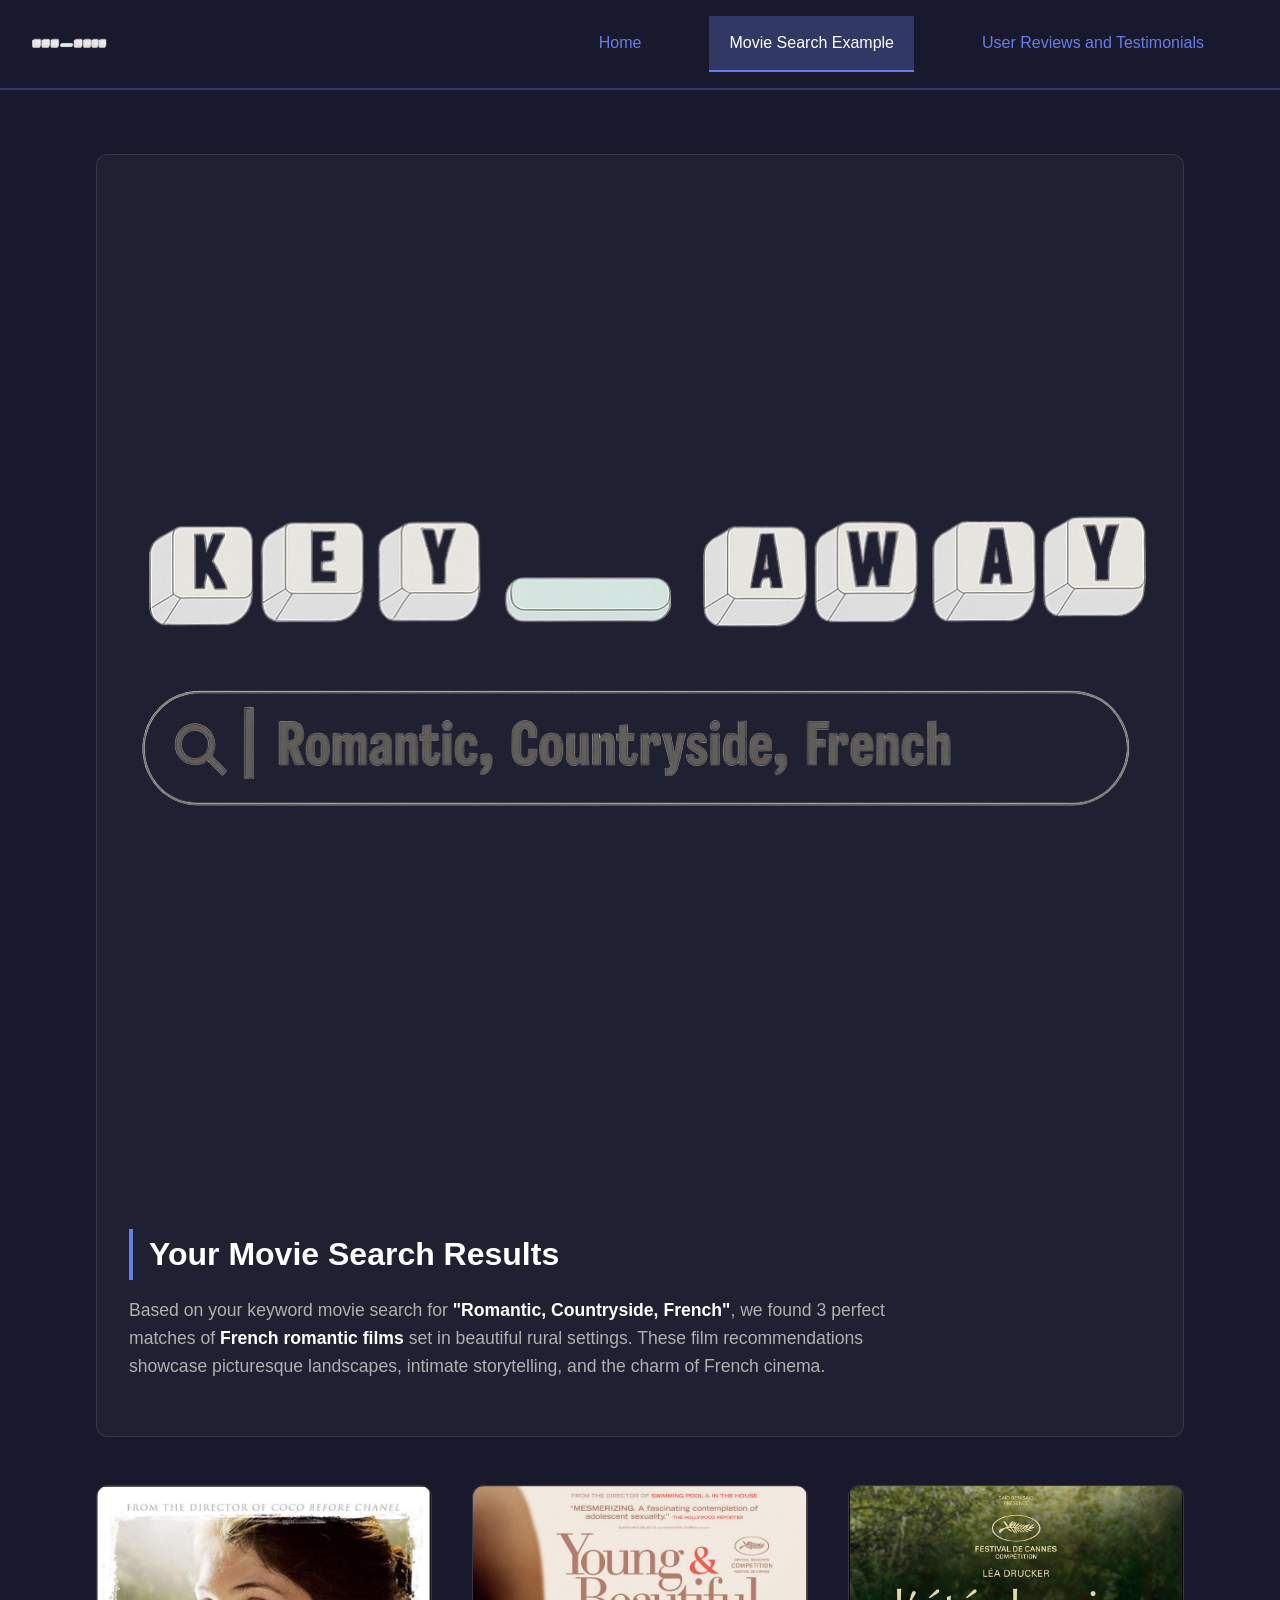
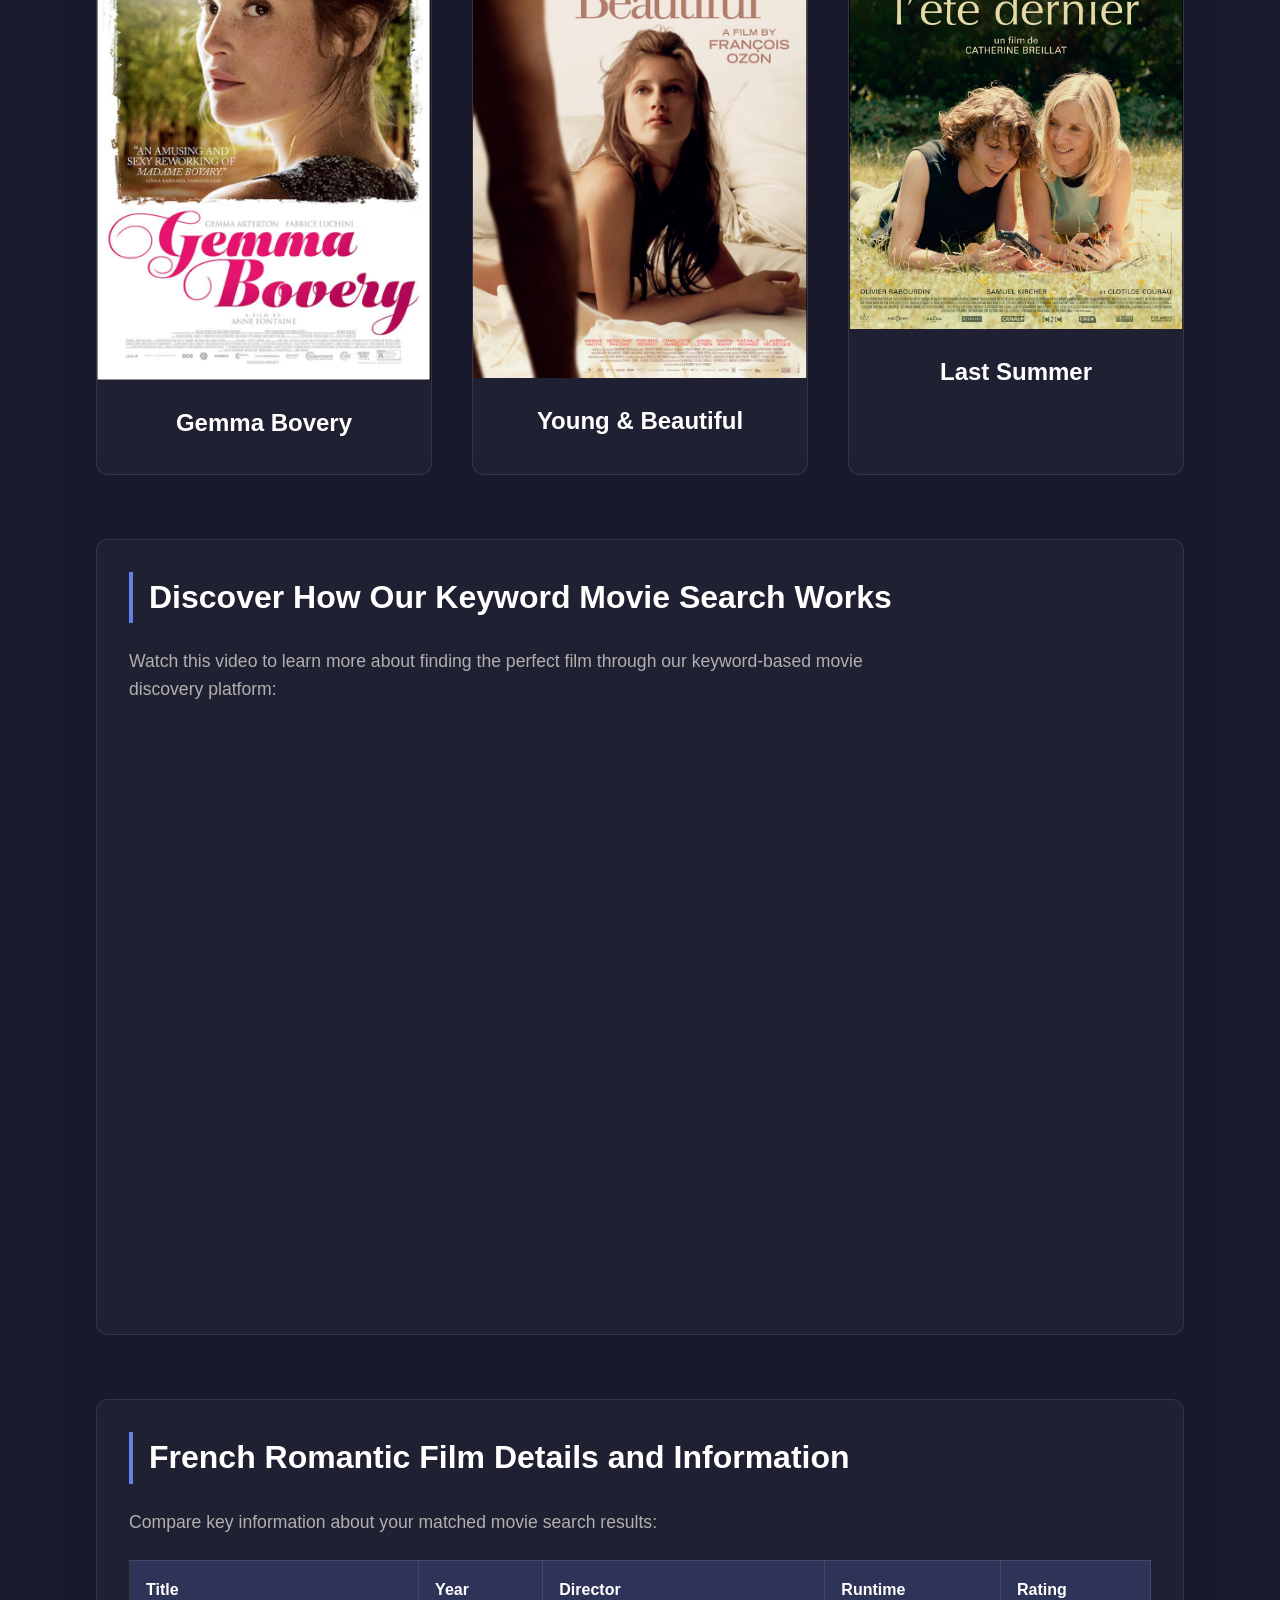
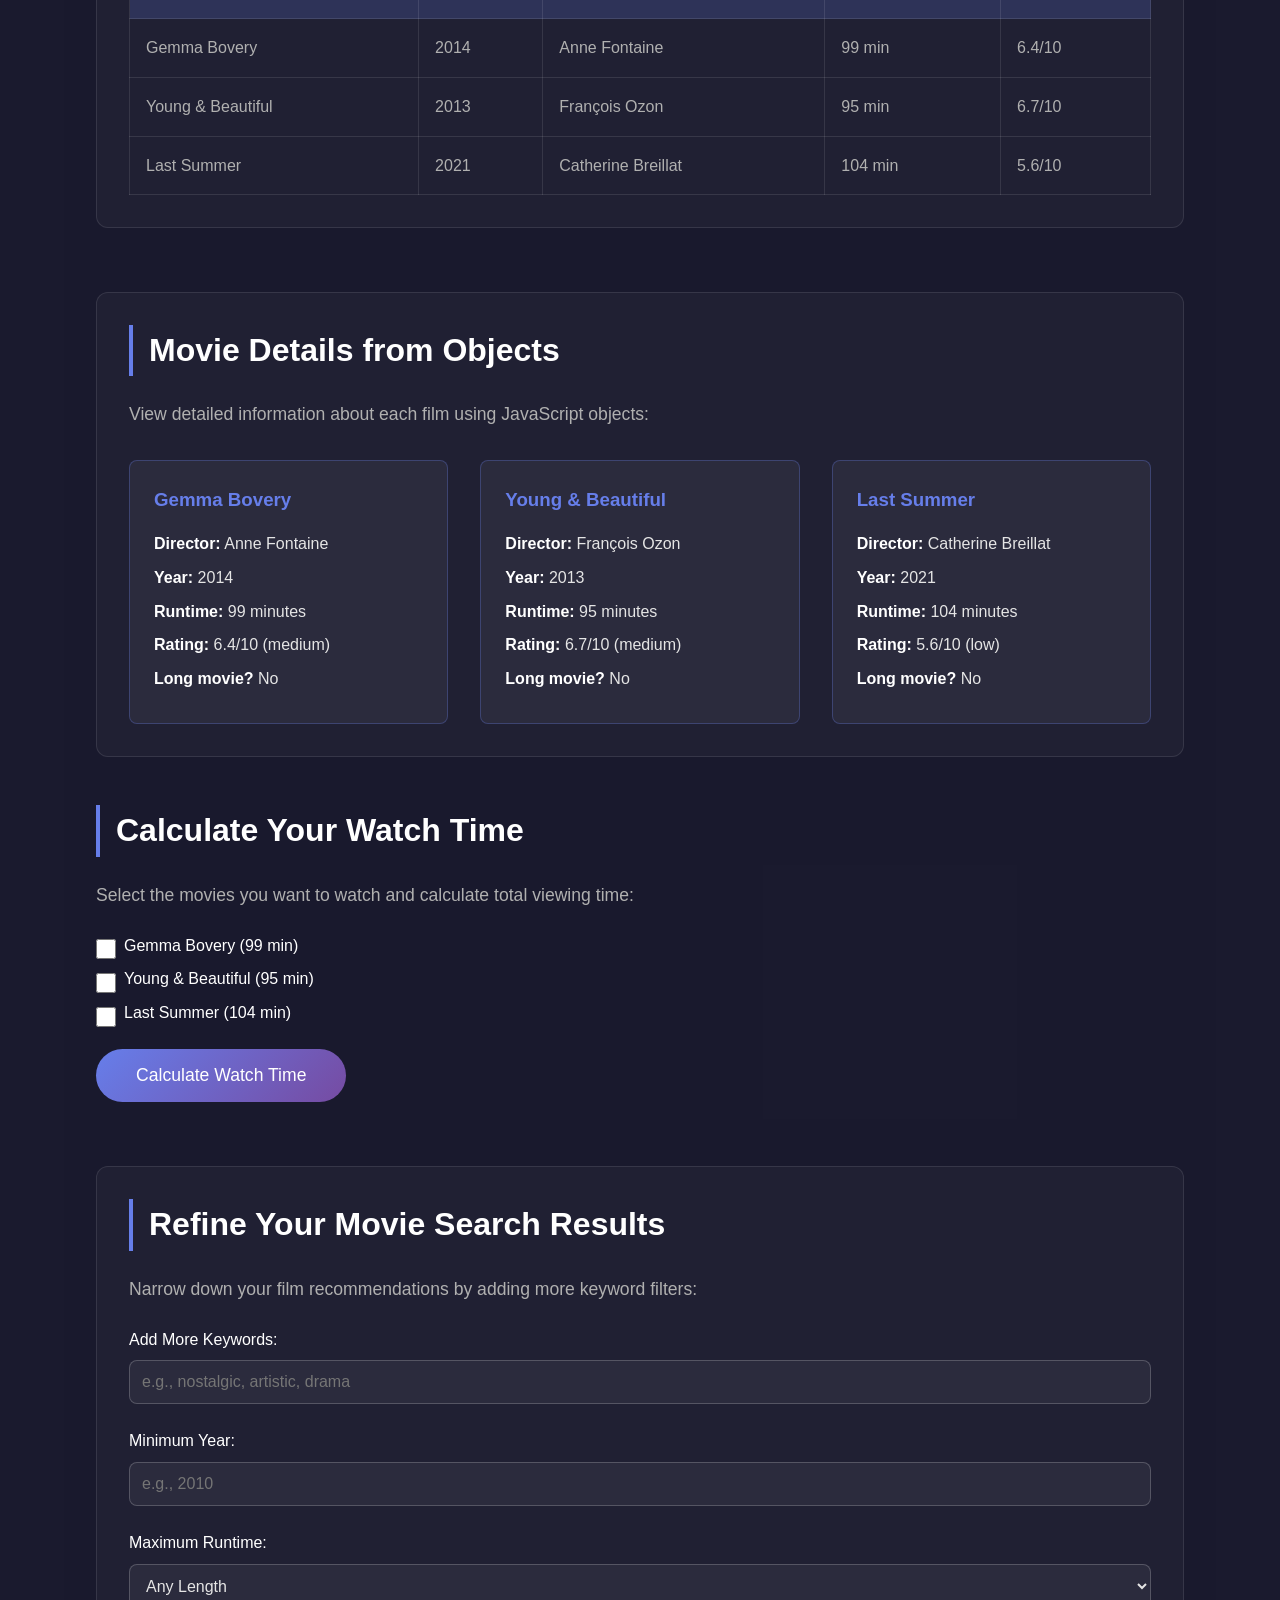
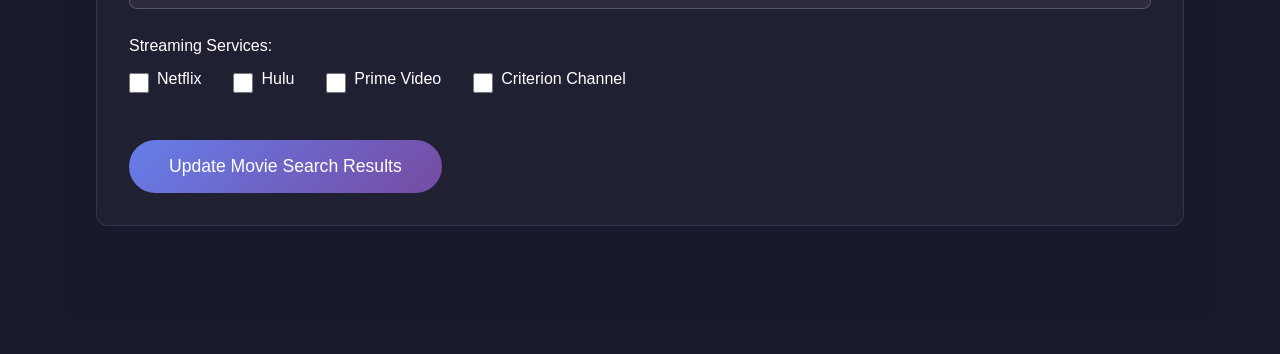
<file: product_site/example_webpage.html>
<!DOCTYPE html>
<!-- 
    Name: Korinne Toliver
    Date: 12/14/2025
    Description: Key Away search results page - displays movie recommendations based on keywords
    AI-assisted suggestion: Page layout, table structure, form design, and responsive styling
    were created with help from Claude. See separate AI documentation for details.
-->
<html lang="en">

<head>
    <meta charset="UTF-8">
    <meta name="viewport" content="width=device-width, initial-scale=1.0">
    
    <!-- SEO: Page Title with Keywords -->
    <title>Movie Search Results - French Romantic Films | Key Away Keyword Search Example</title>
    
    <!-- SEO: Meta Description -->
    <meta name="description" content="See how Key Away's keyword movie search works. View movie search results for French romantic countryside films including Gemma Bovery, Young & Beautiful, and Last Summer.">
    
    <!-- SEO: Keywords Meta Tag -->
    <meta name="keywords" content="movie search results, French romantic films, countryside movies, keyword search example, film recommendations, movie finder">
    
    <!-- SEO: Open Graph Tags -->
    <meta property="og:title" content="Keyword Movie Search Example - Key Away">
    <meta property="og:description" content="See real results from our keyword-based movie search. Find French romantic films instantly.">
    <meta property="og:image" content="https://korinnetoliver.rhody.dev/csc271_projects/product_site/Images/search_logo.png">
    <meta property="og:url" content="https://korinnetoliver.rhody.dev/csc271_projects/product_site/example_webpage.html">
    <meta property="og:type" content="website">
    
    <!-- SEO: Twitter Card Tags -->
    <meta name="twitter:card" content="summary_large_image">
    <meta name="twitter:title" content="Movie Search Example - Key Away">
    <meta name="twitter:description" content="French romantic film recommendations from keyword search">
    <meta name="twitter:image" content="https://korinnetoliver.rhody.dev/csc271_projects/product_site/Images/search_logo.png">
    
    <!-- Link to external stylesheet -->
    <link rel="stylesheet" href="styles.css">
    
    <!-- Google Analytics -->
    <script async src="https://www.googletagmanager.com/gtag/js?id=G-D9X19G6KZB"></script>
    <script>
      window.dataLayer = window.dataLayer || [];
      function gtag(){dataLayer.push(arguments);}
      gtag('js', new Date());
      gtag('config', 'G-D9X19G6KZB');
    </script>
    
</head>

<body>

    <!-- Header with Logo and Navigation -->
    <header class="site-header">
        <div class="header-container">
            <div class="logo-nav">
                <img src="Images/keyaway_logo.png" alt="Key Away movie finder logo" class="header-logo">
            </div>
            <nav class="main-nav">
                <a href="key_away.html" class="nav-link">Home</a>
                <a href="example_webpage.html" class="nav-link active">Movie Search Example</a>
                <a href="review.html" class="nav-link">User Reviews and Testimonials</a>
            </nav>
        </div>
    </header>

    <!-- Main Content -->
    <main class="content-wrapper">

        <!-- Search Information Section -->
        <section class="search-info">
            <img src="Images/search_logo.png" alt="Key Away keyword search interface showing romantic French countryside film search" class="content-image">
            <h1>Your Movie Search Results</h1>
            <p class="search-keywords">Keywords: Romantic, Countryside, French</p>
            <p>
                Based on your keyword movie search for <strong>"Romantic, Countryside, French"</strong>, we found 
                3 perfect matches of <strong>French romantic films</strong> set in beautiful rural settings. 
                These film recommendations showcase picturesque landscapes, intimate storytelling, and the charm of French cinema.
            </p>
        </section>

        <!-- Movie Results Grid -->
        <section class="results-grid">
            
            <!-- Movie 1: Gemma Bovery -->
            <article class="movie-card">
                <img src="Images/gemma.png" alt="Gemma Bovery French romantic film poster featuring Gemma Arterton" class="movie-poster">
                <div class="movie-info">
                    <h3 class="movie-title">Gemma Bovery</h3>
                </div>
            </article>

            <!-- Movie 2: Young & Beautiful -->
            <article class="movie-card">
                <img src="Images/Y&B.png" alt="Young and Beautiful French romantic drama film poster" class="movie-poster">
                <div class="movie-info">
                    <h3 class="movie-title">Young & Beautiful</h3>
                </div>
            </article>

            <!-- Movie 3: Last Summer -->
            <article class="movie-card">
                <img src="Images/lastsummer.png" alt="Last Summer French romantic countryside film poster" class="movie-poster">
                <div class="movie-info">
                    <h3 class="movie-title">Last Summer</h3>
                </div>
            </article>

        </section>

        <!-- Movie Selection Message -->
        <div id="selection-message" class="selection-message" style="display: none;">
            <!-- Selection will appear here -->
        </div>

        <!-- Video Section: How Key Away Works -->
        <section class="video-section">
            <h2>Discover How Our Keyword Movie Search Works</h2>
            <p>Watch this video to learn more about finding the perfect film through our keyword-based movie discovery platform:</p>
            <div class="video-container">
                <iframe 
                    width="560" 
                    height="315" 
                    src="https://www.youtube.com/embed/KDRypdlTWj8?si=By7k_70j5giMJhSL" 
                    title="Key Away keyword movie search tutorial video" 
                    frameborder="0" 
                    allow="accelerometer; autoplay; clipboard-write; encrypted-media; gyroscope; picture-in-picture; web-share" 
                    referrerpolicy="strict-origin-when-cross-origin" 
                    allowfullscreen>
                </iframe>
            </div>
        </section>

        <!-- Table Section: Movie Details -->
        <section class="table-section">
            <h2>French Romantic Film Details and Information</h2>
            <p>Compare key information about your matched movie search results:</p>
            
            <table>
                <thead>
                    <tr>
                        <th>Title</th>
                        <th>Year</th>
                        <th>Director</th>
                        <th>Runtime</th>
                        <th>Rating</th>
                    </tr>
                </thead>
                <tbody>
                    <tr>
                        <td>Gemma Bovery</td>
                        <td>2014</td>
                        <td>Anne Fontaine</td>
                        <td>99 min</td>
                        <td>6.4/10</td>
                    </tr>
                    <tr>
                        <td>Young & Beautiful</td>
                        <td>2013</td>
                        <td>François Ozon</td>
                        <td>95 min</td>
                        <td>6.7/10</td>
                    </tr>
                    <tr>
                        <td>Last Summer</td>
                        <td>2021</td>
                        <td>Catherine Breillat</td>
                        <td>104 min</td>
                        <td>5.6/10</td>
                    </tr>
                </tbody>
            </table>
        </section>

        <!-- Movie Objects Display Section -->
        <section class="movie-objects-section">
            <h2>Movie Details from Objects</h2>
            <p>View detailed information about each film using JavaScript objects:</p>
            
            <div id="movie-info-display">
                <!-- Movie object information will be inserted here by JavaScript -->
            </div>
        </section>

        <!-- Watch Time Calculator Section -->
        <section class="calculator-section">
            <h2>Calculate Your Watch Time</h2>
            <p>Select the movies you want to watch and calculate total viewing time:</p>
            
            <div class="movie-checkboxes">
                <div class="checkbox-item">
                    <input type="checkbox" id="movie1-check" class="movie-checkbox">
                    <label for="movie1-check">Gemma Bovery (99 min)</label>
                </div>
                
                <div class="checkbox-item">
                    <input type="checkbox" id="movie2-check" class="movie-checkbox">
                    <label for="movie2-check">Young & Beautiful (95 min)</label>
                </div>
                
                <div class="checkbox-item">
                    <input type="checkbox" id="movie3-check" class="movie-checkbox">
                    <label for="movie3-check">Last Summer (104 min)</label>
                </div>
            </div>
            
            <button id="calc-watch-time" class="submit-btn">Calculate Watch Time</button>
            
            <div id="watch-time-result" class="result-display">
                <!-- Results will appear here -->
            </div>
        </section>

        <!-- Form Section: Refine Your Search -->
        <section class="form-section">
            <h2>Refine Your Movie Search Results</h2>
            <p>Narrow down your film recommendations by adding more keyword filters:</p>

            <form>
                <!-- Text input with validation -->
                <div class="form-group">
                    <label for="keywords">Add More Keywords:</label>
                    <input 
                        type="text" 
                        id="keywords" 
                        name="keywords" 
                        placeholder="e.g., nostalgic, artistic, drama"
                        required
                        minlength="3"
                        aria-label="Add movie keywords"
                    >
                    <div id="keywords-help" class="input-help" style="display: none;"></div>
                </div>

                <!-- Number input with validation -->
                <div class="form-group">
                    <label for="year">Minimum Year:</label>
                    <input 
                        type="number" 
                        id="year" 
                        name="year" 
                        placeholder="e.g., 2010"
                        min="1900"
                        max="2025"
                        required
                        aria-label="Minimum movie year"
                    >
                </div>

                <!-- Dropdown selection -->
                <div class="form-group">
                    <label for="runtime">Maximum Runtime:</label>
                    <select id="runtime" name="runtime" aria-label="Select maximum runtime">
                        <option value="">Any Length</option>
                        <option value="90">Under 90 minutes</option>
                        <option value="120">Under 2 hours</option>
                        <option value="150">Under 2.5 hours</option>
                        <option value="180">Under 3 hours</option>
                    </select>
                </div>

                <!-- Checkbox group -->
                <div class="form-group">
                    <label>Streaming Services:</label>
                    <div class="checkbox-group">
                        <div class="checkbox-item">
                            <input type="checkbox" id="netflix" name="service" value="netflix">
                            <label for="netflix">Netflix</label>
                        </div>
                        <div class="checkbox-item">
                            <input type="checkbox" id="hulu" name="service" value="hulu">
                            <label for="hulu">Hulu</label>
                        </div>
                        <div class="checkbox-item">
                            <input type="checkbox" id="prime" name="service" value="prime">
                            <label for="prime">Prime Video</label>
                        </div>
                        <div class="checkbox-item">
                            <input type="checkbox" id="criterion" name="service" value="criterion">
                            <label for="criterion">Criterion Channel</label>
                        </div>
                    </div>
                </div>

                <!-- Form Success Message -->
                <div id="form-success" style="display: none;"></div>

                <button type="submit" class="submit-btn">Update Movie Search Results</button>
            </form>
        </section>

    </main>

    <!-- External JavaScript File -->
    <script src="keyaway_script.js"></script>

</body>

</html>
</file>
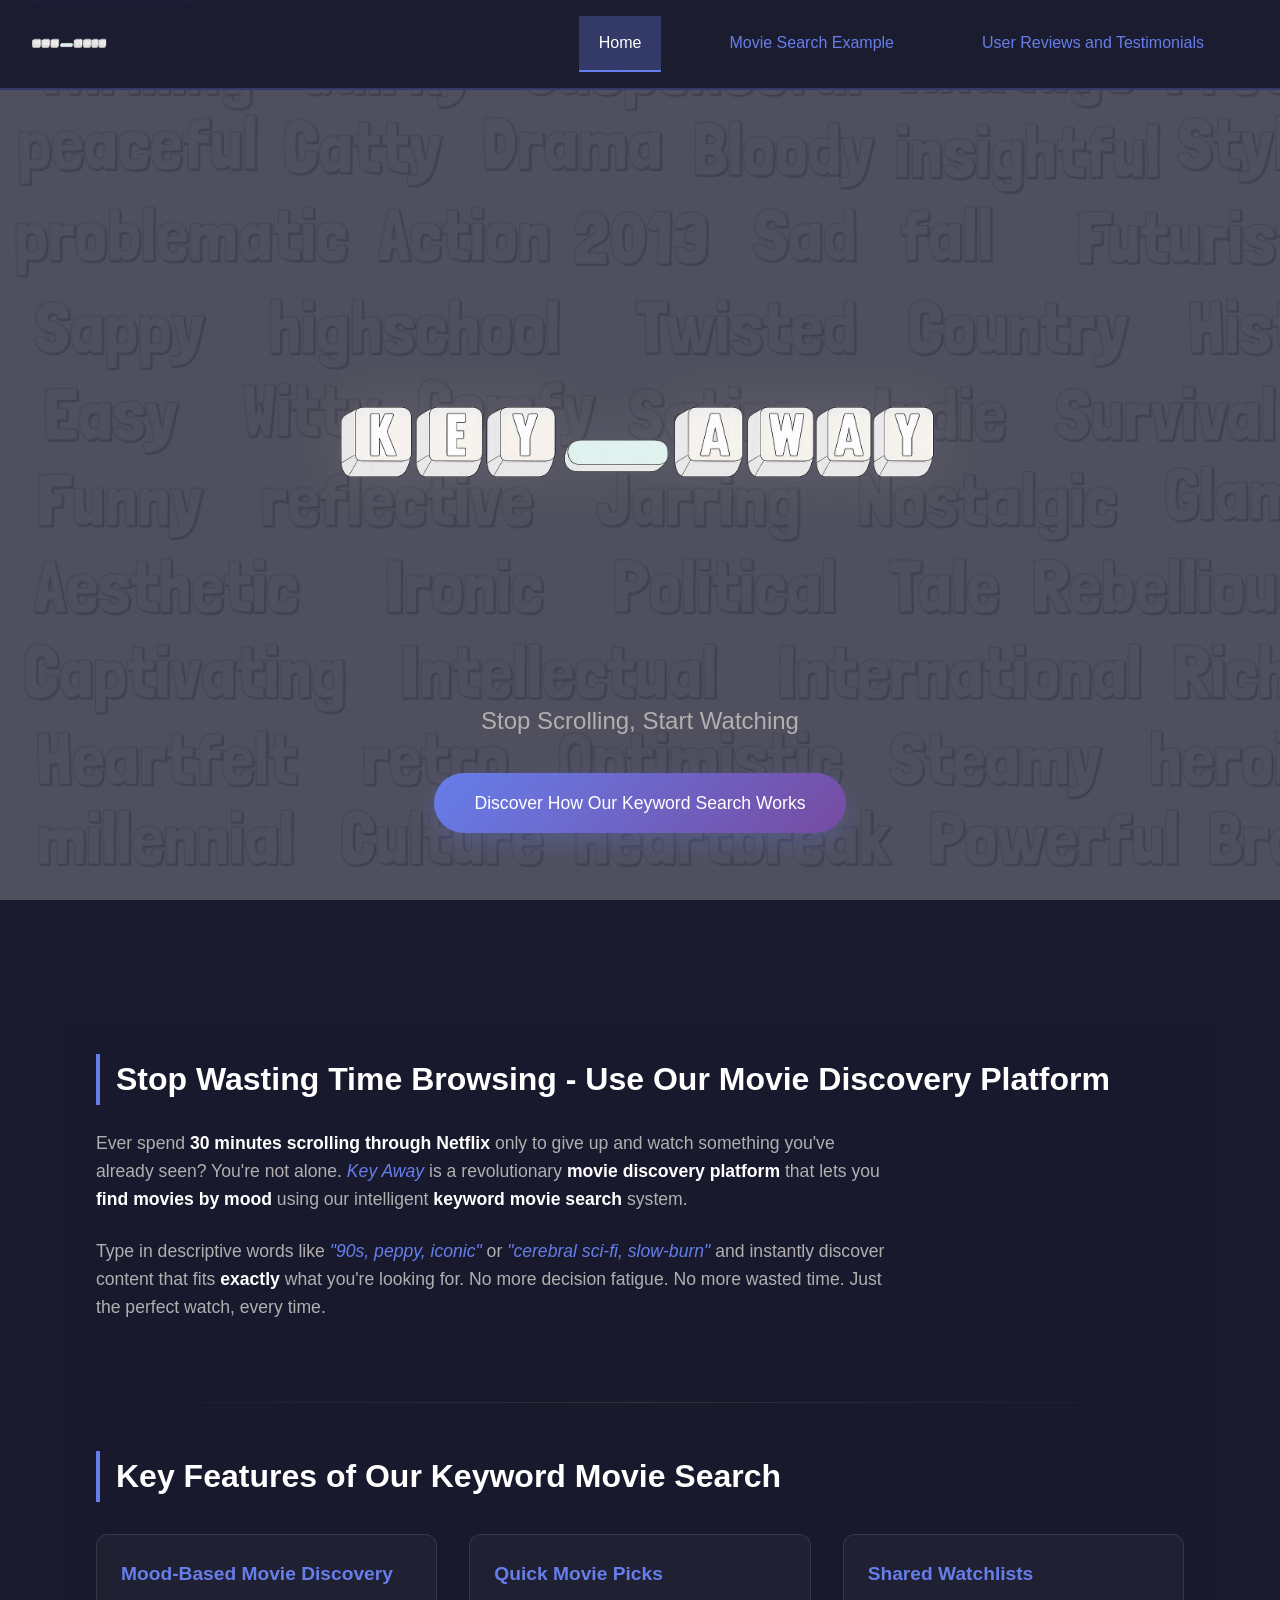
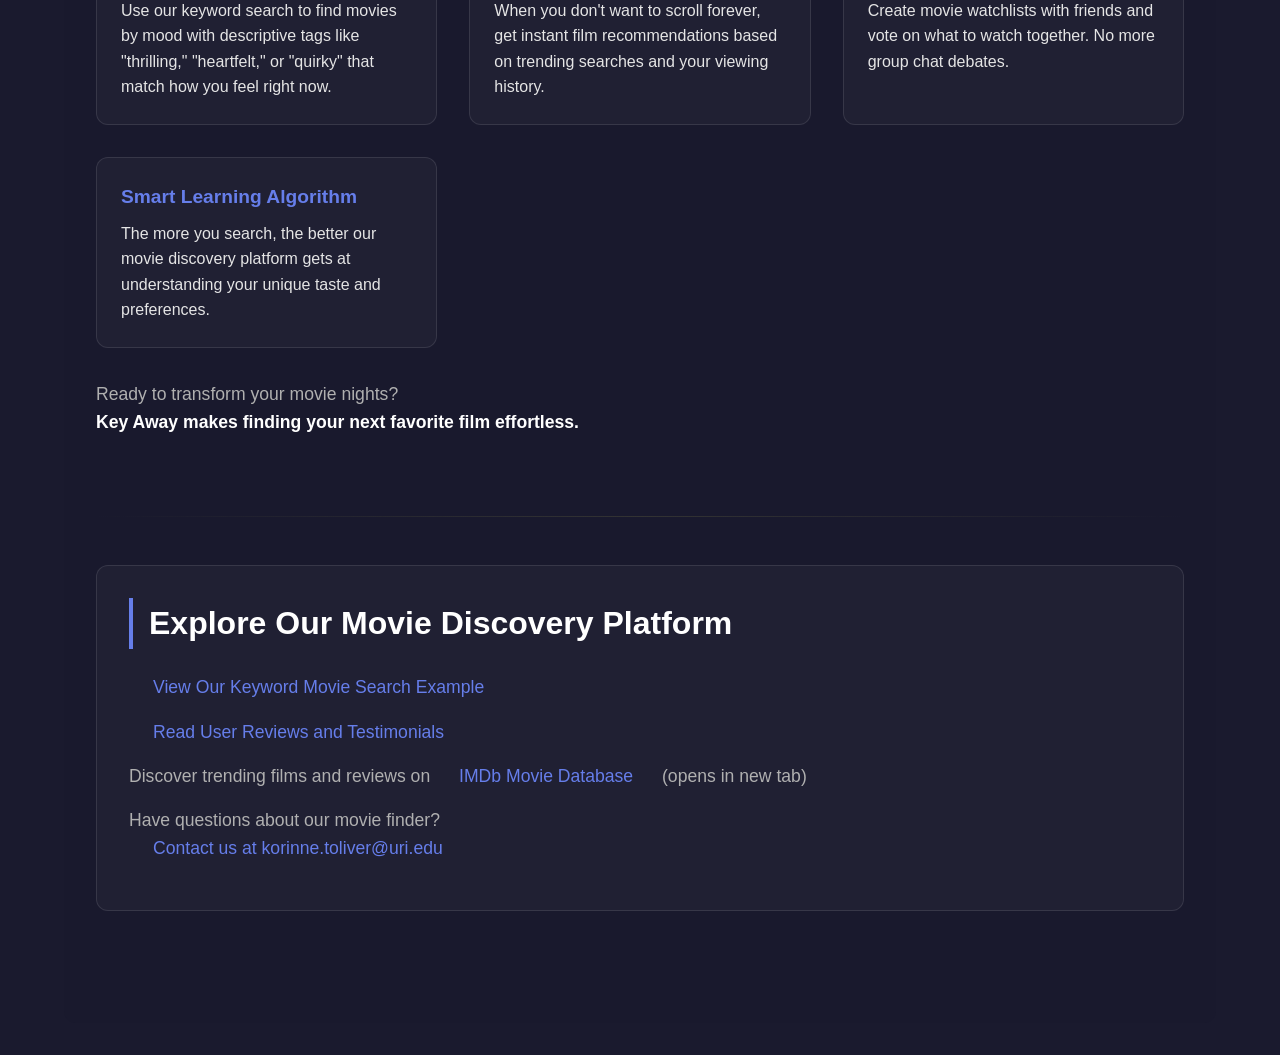
<file: product_site/key_away.html>
<!DOCTYPE html>
<!-- 
    Name: Korinne Toliver
    Date: 12/14/2025
    Description: Key Away landing page - a keyword-based movie discovery platform
    AI-assisted suggestion: Enhanced styling, layout improvements, and responsive design
    with dark cinematic theme were refined with help from Claude.
-->
<html lang="en">

<head>
    <meta charset="UTF-8">
    <meta name="viewport" content="width=device-width, initial-scale=1.0">
    
    <!-- SEO: Page Title with Keywords -->
    <title>Key Away - Movie Discovery Platform | Find Movies by Mood with Keyword Search</title>
    
    <!-- SEO: Meta Description -->
    <meta name="description" content="Key Away is a keyword-based movie discovery platform that helps you find movies by mood. Stop scrolling and start watching with our intelligent keyword movie search tool.">
    
    <!-- SEO: Keywords Meta Tag -->
    <meta name="keywords" content="movie discovery platform, keyword movie search, find movies by mood, movie finder, streaming search, what to watch, film recommendations">
    
    <!-- SEO: Open Graph Tags for Social Media -->
    <meta property="og:title" content="Key Away - Movie Discovery Platform">
    <meta property="og:description" content="Stop scrolling, start watching. Find your perfect movie using keyword-based search.">
    <meta property="og:image" content="https://korinnetoliver.rhody.dev/csc271_projects/product_site/Images/keyaway_logo.png">
    <meta property="og:url" content="https://korinnetoliver.rhody.dev/csc271_projects/product_site/key_away.html">
    <meta property="og:type" content="website">
    
    <!-- SEO: Twitter Card Tags -->
    <meta name="twitter:card" content="summary_large_image">
    <meta name="twitter:title" content="Key Away - Movie Discovery Platform">
    <meta name="twitter:description" content="Find movies by mood with keyword-based search">
    <meta name="twitter:image" content="https://korinnetoliver.rhody.dev/csc271_projects/product_site/Images/keyaway_logo.png">
    
    <!-- Link to external stylesheet -->
    <link rel="stylesheet" href="styles.css">
    
    <!-- Google Analytics -->
    <script async src="https://www.googletagmanager.com/gtag/js?id=G-D9X19G6KZB"></script>
    <script>
      window.dataLayer = window.dataLayer || [];
      function gtag(){dataLayer.push(arguments);}
      gtag('js', new Date());
      gtag('config', 'G-D9X19G6KZB');
    </script>
    
</head>

<body class="home-page">
    <!-- Skip to main content link for keyboard users -->
    <a href="#main-content" class="skip-link">Skip to main content</a>

    <!-- Background animation with mood words -->
    <div class="moving-bg" role="presentation" aria-hidden="true"></div>

    <!-- Header with Logo and Navigation -->
    <header class="site-header">
        <div class="header-container">
            <div class="logo-nav">
                <img src="Images/keyaway_logo.png" alt="Key Away movie discovery platform logo" class="header-logo">
            </div>
            <nav class="main-nav">
                <a href="key_away.html" class="nav-link active">Home</a>
                <a href="example_webpage.html" class="nav-link">Movie Search Example</a>
                <a href="review.html" class="nav-link">User Reviews and Testimonials</a>
            </nav>
        </div>
    </header>

    <!-- Hero Section -->
    <section class="hero">
        <div class="logo-container">
            <img src="Images/keyaway_logo.png" alt="Key Away keyword-based movie discovery platform">
        </div>
        
        <p class="tagline">Stop Scrolling, Start Watching</p>
        
        <a href="example_webpage.html" class="cta-button">Discover How Our Keyword Search Works</a>
    </section>

    <!-- Main Content -->
    <main id="main-content" class="content-wrapper">

        <!-- About Section -->
        <section class="content-section">
            <!-- SEO: H2 with Keywords -->
            <h2>Stop Wasting Time Browsing - Use Our Movie Discovery Platform</h2>

            <p>
                Ever spend <strong>30 minutes scrolling through Netflix</strong> only to give up and 
                watch something you've already seen? You're not alone. <em>Key Away</em> is a revolutionary 
                <strong>movie discovery platform</strong> that lets you <strong>find movies by mood</strong> using 
                our intelligent <strong>keyword movie search</strong> system.
            </p>

            <p>
                Type in descriptive words like <em>"90s, peppy, iconic"</em> or <em>"cerebral sci-fi, slow-burn"</em> 
                and instantly discover content that fits <strong>exactly</strong> what you're looking for. 
                No more decision fatigue. No more wasted time. Just the perfect watch, every time.
            </p>
        </section>

        <hr>

        <!-- Features Section -->
        <section class="content-section">
            <h2>Key Features of Our Keyword Movie Search</h2>

            <ul class="features-list">
                <li>
                    <strong>Mood-Based Movie Discovery</strong>
                    Use our keyword search to find movies by mood with descriptive tags like "thrilling," 
                    "heartfelt," or "quirky" that match how you feel right now.
                </li>
                <li>
                    <strong>Quick Movie Picks</strong>
                    When you don't want to scroll forever, get instant film recommendations 
                    based on trending searches and your viewing history.
                </li>
                <li>
                    <strong>Shared Watchlists</strong>
                    Create movie watchlists with friends and vote on what to watch together. 
                    No more group chat debates.
                </li>
                <li>
                    <strong>Smart Learning Algorithm</strong>
                    The more you search, the better our movie discovery platform gets at understanding 
                    your unique taste and preferences.
                </li>
            </ul>

            <p>
                Ready to transform your movie nights?<br>
                <strong>Key Away makes finding your next favorite film effortless.</strong>
            </p>
        </section>

        <hr>

        <!-- Links Section -->
        <section class="content-section links-section">
            <h2>Explore Our Movie Discovery Platform</h2>

            <p>
                <a href="example_webpage.html">View Our Keyword Movie Search Example</a>
            </p>

            <p>
                <a href="review.html">Read User Reviews and Testimonials</a>
            </p>

            <p>
                Discover trending films and reviews on 
                <a href="https://www.imdb.com" target="_blank" rel="noopener noreferrer">
                    IMDb Movie Database
                </a> (opens in new tab)
            </p>

            <p>
                Have questions about our movie finder?<br>
                <a href="mailto:korinne.toliver@uri.edu">Contact us at korinne.toliver@uri.edu</a>
            </p>
        </section>

    </main>

    <!-- External JavaScript File -->
    <script src="keyaway_script.js"></script>

</body>

</html>
</file>
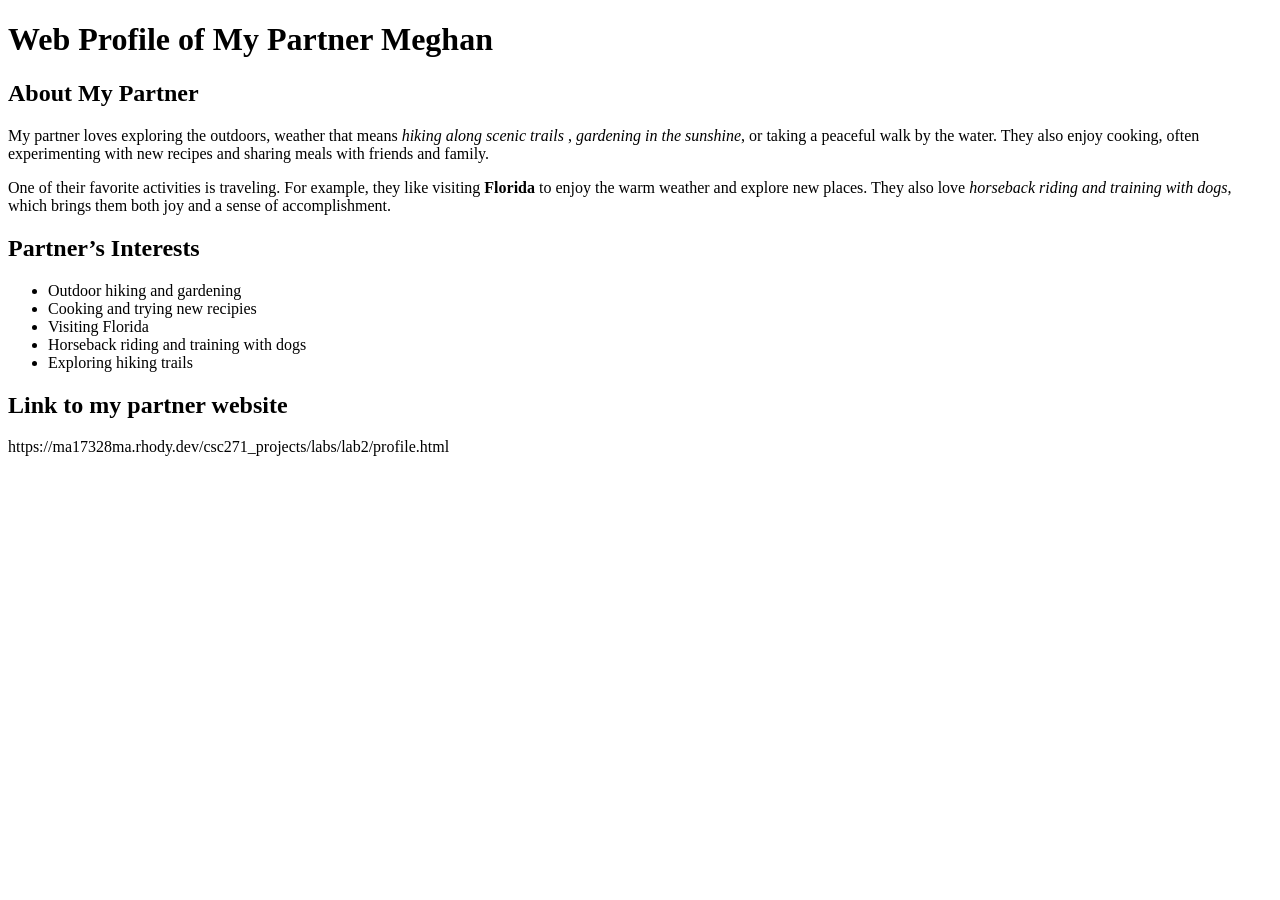
<file: csc271_projects/labs/lab2/profile.html>
<!DOCTYPE html>
<html lang="en">
<head>
    <meta charset="UTF-8">
    <title>Partner Web Profile - Outdoor Adventures</title>
</head>
<body>
    <!-- Main Heading -->
    <h1> Web Profile of My Partner Meghan</h1>

    <!-- Subheading -->
    <h2>About My Partner</h2>
    <p>
        My partner loves exploring the outdoors, weather that means 
        <em>hiking along scenic trails </em>, <em>gardening in the sunshine</em>, 
        or taking a peaceful walk by the water. They also enjoy  cooking, 
        often experimenting with new recipes and sharing meals with friends and family. 
    </p>

    <p>
        One of their favorite activities is traveling. For example, they like visiting 
        <strong>Florida</strong> to enjoy the warm weather and explore new places. 
        They also love <em>horseback riding and training with dogs</em>, 
        which brings them both joy and a sense of accomplishment. 
    </p>

    <!-- Subheading -->
    <h2>Partner’s Interests</h2>
    <ul>
        <li>Outdoor hiking and gardening</li>
        <li>Cooking and trying new recipies</li>
        <li>Visiting Florida</li>
        <li>Horseback riding and training with dogs</li>
        <li>Exploring hiking trails</li>
    </ul>
    <h2>Link to my partner website </h2>

<p>https://ma17328ma.rhody.dev/csc271_projects/labs/lab2/profile.html</p>

</body>

</html>
</body>
</html>
</file>
<file: product_site/styles.css>
/* 
    Name: Korinne Toliver
    Date: 12/08/2025
    Description: External stylesheet for Key Away website - provides consistent styling
                 across all pages including layout, colors, typography, and responsive design.
                 Part II additions include: header navigation, content wrapper with box model,
                 floating images, and enhanced responsive media queries.
    AI-assisted suggestion: Page layout structure, grid systems, form styling, card designs,
                           hero header with overlay, responsive breakpoints, and navigation
                           system were created with help from Claude. 
                           
*/

/* ===== CSS Reset ===== */
* {
    margin: 0;
    padding: 0;
    box-sizing: border-box;
}

/* ===== PART II: HEADER SECTION ===== */
/* Site header with navigation - appears on all pages */
.site-header {
    overflow: hidden; /* Clips content and handles overflow */
    background-color: rgba(26, 26, 46, 0.95);
    padding: 1rem 2rem;
    position: sticky;
    top: 0;
    z-index: 100;
    border-bottom: 2px solid rgba(102, 126, 234, 0.3);
    backdrop-filter: blur(10px);
}

.header-container {
    max-width: 1400px;
    margin: 0 auto;
    display: flex;
    justify-content: space-between;
    align-items: center;
}

/* Logo in header */
.header-logo {
    height: 50px;
    width: auto;
    float: left; /* Float left */
}

/* Main navigation */
.main-nav {
    float: right; /* Float right */
}

.nav-link {
    float: left; /* Navigation links float left */
    display: block;
    color: #667eea;
    text-align: center;
    padding: 14px 20px;
    text-decoration: none;
    font-size: 1rem;
    font-weight: 500;
    transition: all 0.3s ease;
    border-bottom: 2px solid transparent;
}

/* Mouse hover effect for navigation */
.nav-link:hover {
    color: #ffffff;
    background-color: rgba(102, 126, 234, 0.2);
    border-bottom-color: #764ba2;
    transform: translateY(-2px);
}

/* Active/current page link styling */
.nav-link.active {
    color: #ffffff;
    background-color: rgba(102, 126, 234, 0.3);
    border-bottom-color: #667eea;
}

/* On click effect */
.nav-link:active {
    transform: translateY(0);
    background-color: rgba(118, 75, 162, 0.4);
}

/* ===== PART II: MAIN CONTENT WRAPPER ===== */
/* Content box using CSS box model - contains all body elements */
.content-wrapper {
    float: none; /* Center alignment */
    width: 90%; /* Takes up 90% of available space */
    max-width: 1400px;
    margin: 2rem auto; /* Centers the content box */
    padding: 2rem; /* Padding inside content box */
    background-color: rgba(26, 26, 46, 0.6); /* Solid background for visibility */
    border-radius: 12px;
}

/* ===== PART II: IMAGE FLOATING & MARGINS ===== */
/* All content images float and have margins so text doesn't touch */
.content-image {
    float: left; /* Float left */
    margin: 0 20px 20px 0; /* Margin so text doesn't rest against image */
    max-width: 100%;
    height: auto;
    border-radius: 8px;
}

/* Alternative: images that float right */
.content-image-right {
    float: right;
    margin: 0 0 20px 20px;
    max-width: 100%;
    height: auto;
    border-radius: 8px;
}

/* All images scale to fit but never larger than original */
img {
    max-width: 100%;
    height: auto;
}

/* ===== Moving background animation (for key_away.html only) ===== */
.moving-bg {
    position: fixed;
    top: 0;
    left: 0;
    width: 195%;
    height: 100vh;
    background-image: url("Images/background.png");
    background-repeat: repeat-x;
    background-size: contain;
    animation: slideBG 60s linear infinite;
    z-index: -1;
    opacity: 0.25;
}

@keyframes slideBG {
    from {
        transform: translateX(0);
    }
    to {
        transform: translateX(-50%);
    }
}

/* ===== Hero Section (for key_away.html) ===== */
.hero {
    min-height: 100vh;
    display: flex;
    flex-direction: column;
    align-items: center;
    justify-content: center;
    text-align: center;
    padding: 2rem;
    position: relative;
}

.logo-container {
    margin-bottom: 3rem;
    animation: fadeInDown 1s ease-out;
}

.logo-container img {
    width: 100%;
    max-width: 600px;
    height: auto;
    filter: drop-shadow(0 0 30px rgba(255, 255, 255, 0.1));
}

@keyframes fadeInDown {
    from {
        opacity: 0;
        transform: translateY(-30px);
    }
    to {
        opacity: 1;
        transform: translateY(0);
    }
}

.tagline {
    font-size: 1.5rem;
    font-weight: 300;
    margin-bottom: 2rem;
    color: #b0b0b0;
    animation: fadeIn 1.5s ease-out;
}

@keyframes fadeIn {
    from {
        opacity: 0;
    }
    to {
        opacity: 1;
    }
}

@keyframes fadeInUp {
    from {
        opacity: 0;
        transform: translateY(30px);
    }
    to {
        opacity: 1;
        transform: translateY(0);
    }
}

.cta-button {
    display: inline-block;
    padding: 1rem 2.5rem;
    font-size: 1.1rem;
    font-weight: 500;
    color: #ffffff;
    background: linear-gradient(135deg, #667eea 0%, #764ba2 100%);
    border: none;
    border-radius: 50px;
    text-decoration: none;
    cursor: pointer;
    transition: all 0.3s ease;
    box-shadow: 0 10px 30px rgba(102, 126, 234, 0.3);
    animation: fadeIn 2s ease-out;
}

.cta-button:hover {
    transform: translateY(-3px);
    box-shadow: 0 15px 40px rgba(102, 126, 234, 0.4);
}

.cta-button:focus {
    outline: 2px solid #667eea;
    outline-offset: 3px;
}

.content-section {
    margin-bottom: 5rem;
    animation: fadeInUp 1s ease-out;
}

/* ===== Features List ===== */
.features-list {
    list-style: none;
    display: grid;
    grid-template-columns: repeat(auto-fit, minmax(280px, 1fr));
    gap: 2rem;
    margin: 2rem 0;
}

.features-list li {
    background: rgba(255, 255, 255, 0.03);
    padding: 1.5rem;
    border-radius: 12px;
    border: 1px solid rgba(255, 255, 255, 0.1);
    transition: all 0.3s ease;
}

.features-list li:hover {
    background: rgba(255, 255, 255, 0.05);
    transform: translateY(-5px);
    border-color: #667eea;
}

.features-list strong {
    display: block;
    font-size: 1.2rem;
    margin-bottom: 0.5rem;
    color: #667eea;
}

/* ===== Links Section ===== */
.links-section {
    background: rgba(255, 255, 255, 0.03);
    padding: 2rem;
    border-radius: 12px;
    border: 1px solid rgba(255, 255, 255, 0.1);
}

.links-section p {
    margin-bottom: 1rem;
}

/* ===== Skip to main content (accessibility) ===== */
.skip-link {
    position: absolute;
    top: -40px;
    left: 0;
    background: #667eea;
    color: white;
    padding: 8px;
    text-decoration: none;
    z-index: 100;
}

.skip-link:focus {
    top: 0;
}

/* ===== Override body for key_away.html ===== */
body.home-page {
    overflow-x: hidden;
    padding: 0;
}

/* ===== Basic page styling ===== */
body {
    font-family: -apple-system, BlinkMacSystemFont, 'Segoe UI', Arial, sans-serif;
    background-color: #1a1a2e;
    color: #e5e5e5;
    line-height: 1.6;
    padding: 0; /* Remove padding since header is now fixed */
}

/* ===== Main Content ===== */
main {
    max-width: 1400px;
    margin: 0 auto;
}

/* ===== Search Info Section ===== */
.search-info {
    max-width: 1400px;
    margin: 0 auto 3rem;
    padding: 2rem;
    background: rgba(255, 255, 255, 0.03);
    border-radius: 12px;
    border: 1px solid rgba(255, 255, 255, 0.1);
}

h1 {
    font-size: 2rem;
    color: #ffffff;
    margin-bottom: 1rem;
    border-left: 4px solid #667eea;
    padding-left: 1rem;
    clear: both; /* Clear floats */
}

.search-keywords {
    font-size: 1.2rem;
    color: #667eea;
    font-weight: 600;
    margin-bottom: 1rem;
    display: none;
}

/* ===== Movie Results Grid ===== */
.results-grid {
    display: grid;
    grid-template-columns: repeat(auto-fit, minmax(280px, 1fr)); /* FIXED: was minmin */
    gap: 2.5rem;
    margin-bottom: 4rem;
}

.movie-card {
    background: rgba(255, 255, 255, 0.03);
    border-radius: 12px;
    overflow: hidden;
    border: 1px solid rgba(255, 255, 255, 0.1);
    transition: all 0.3s ease;
}

.movie-card:hover {
    transform: translateY(-10px);
    border-color: #667eea;
    box-shadow: 0 20px 40px rgba(102, 126, 234, 0.2);
}

.movie-poster {
    width: 100%;
    height: auto;
    display: block;
}

.movie-info {
    padding: 1.5rem;
    text-align: center;
}

.movie-title {
    font-size: 1.5rem;
    font-weight: 600;
    color: #ffffff;
    margin-bottom: 0.5rem;
}

/* ===== Video Section ===== */
.video-section {
    margin: 4rem 0;
    background: rgba(255, 255, 255, 0.03);
    padding: 2rem;
    border-radius: 12px;
    border: 1px solid rgba(255, 255, 255, 0.1);
}

.video-container {
    position: relative;
    padding-bottom: 56.25%; /* 16:9 aspect ratio */
    height: 0;
    overflow: hidden;
    max-width: 100%;
    margin-top: 1.5rem;
    border-radius: 8px;
}

.video-container iframe {
    position: absolute;
    top: 0;
    left: 0;
    width: 100%;
    height: 100%;
    border-radius: 8px;
}

/* ===== Table Section ===== */
.table-section {
    margin: 4rem 0;
    background: rgba(255, 255, 255, 0.03);
    padding: 2rem;
    border-radius: 12px;
    border: 1px solid rgba(255, 255, 255, 0.1);
}

h2 {
    font-size: 2rem;
    color: #ffffff;
    margin-bottom: 1.5rem;
    border-left: 4px solid #667eea;
    padding-left: 1rem;
}

table {
    width: 100%;
    border-collapse: collapse;
    margin-top: 1.5rem;
}

th {
    background: rgba(102, 126, 234, 0.2);
    color: #ffffff;
    padding: 1rem;
    text-align: left;
    font-weight: 600;
    border: 1px solid rgba(255, 255, 255, 0.1);
}

td {
    padding: 1rem;
    border: 1px solid rgba(255, 255, 255, 0.1);
    color: #b0b0b0;
}

tr:hover {
    background: rgba(255, 255, 255, 0.05);
}

/* ===== Form Section ===== */
.form-section {
    margin: 4rem 0;
    background: rgba(255, 255, 255, 0.03);
    padding: 2rem;
    border-radius: 12px;
    border: 1px solid rgba(255, 255, 255, 0.1);
}

form {
    margin-top: 1.5rem;
}

.form-group {
    margin-bottom: 1.5rem;
}

label {
    display: block;
    margin-bottom: 0.5rem;
    color: #ffffff;
    font-weight: 500;
}

input[type="text"],
input[type="number"],
select {
    width: 100%;
    padding: 0.75rem;
    background: rgba(255, 255, 255, 0.05);
    border: 1px solid rgba(255, 255, 255, 0.2);
    border-radius: 8px;
    color: #e5e5e5;
    font-size: 1rem;
}

input[type="text"]:focus,
input[type="number"]:focus,
select:focus {
    outline: none;
    border-color: #667eea;
    background: rgba(255, 255, 255, 0.08);
}

.checkbox-group {
    display: flex;
    gap: 2rem;
    flex-wrap: wrap;
}

.checkbox-item {
    display: flex;
    align-items: center;
    gap: 0.5rem;
}

input[type="checkbox"] {
    width: 20px;
    height: 20px;
    cursor: pointer;
}

.submit-btn {
    background: linear-gradient(135deg, #667eea 0%, #764ba2 100%);
    color: #ffffff;
    padding: 1rem 2.5rem;
    border: none;
    border-radius: 50px;
    font-size: 1.1rem;
    font-weight: 500;
    cursor: pointer;
    transition: all 0.3s ease;
    margin-top: 1rem;
}

.submit-btn:hover {
    transform: translateY(-3px);
    box-shadow: 0 10px 30px rgba(102, 126, 234, 0.4);
}

/* ===== Navigation Links (bottom of page) ===== */
.nav-links {
    text-align: center;
    margin: 3rem 0;
    padding: 2rem;
    background: rgba(255, 255, 255, 0.03);
    border-radius: 12px;
    border: 1px solid rgba(255, 255, 255, 0.1);
}

a {
    color: #667eea;
    text-decoration: none;
    font-weight: 500;
    font-size: 1.1rem;
    border-bottom: 2px solid transparent;
    transition: all 0.3s ease;
    margin: 0 1.5rem;
}

a:visited {
    color: #764ba2;
}

a:hover {
    color: #764ba2;
    border-bottom-color: #764ba2;
}

a:focus {
    outline: 2px solid #667eea;
    outline-offset: 3px;
    border-radius: 2px;
}

/* ===== Horizontal Rule ===== */
hr {
    border: none;
    height: 1px;
    background: linear-gradient(to right, transparent, #333, transparent);
    margin: 3rem 0;
}

/* ===== Paragraph Styling ===== */
p {
    font-size: 1.1rem;
    margin-bottom: 1.5rem;
    color: #b0b0b0;
    max-width: 800px;
}

strong {
    color: #ffffff;
    font-weight: 600;
}

em {
    color: #667eea;
    font-style: italic;
}

/* ===== REVIEW PAGE SPECIFIC STYLES ===== */

/* Override body background for review page */
body.review-page {
    background-color: #ffe0e6;
    padding: 0;
}

/* ===== Hero Header with Background Image ===== */
.hero-header {
    background-image: url('Images/customer_reviews_bg.jpg');
    background-size: cover;
    background-position: center;
    background-repeat: no-repeat;
    min-height: 60vh;
    display: flex;
    flex-direction: column;
    align-items: center;
    justify-content: center;
    text-align: center;
    padding: 4rem 2rem;
    position: relative;
}

/* Dark overlay for better text readability */
.hero-header::before {
    content: '';
    position: absolute;
    top: 0;
    left: 0;
    right: 0;
    bottom: 0;
    background: rgba(10, 22, 40, 0.7);
    z-index: 1;
}

.hero-content {
    position: relative;
    z-index: 2;
}

.hero-header .logo {
    max-width: 400px;
}

.logo {
    max-width: 700px;
    width: 100%;
    height: auto;
    margin: 0 auto;
    display: block;
    filter: drop-shadow(0 5px 20px rgba(0, 0, 0, 0.3));
}

.subtitle {
    font-size: 1.3rem;
    color: #e5e5e5;
    margin-top: 1rem;
    text-shadow: 1px 1px 5px rgba(0, 0, 0, 0.8);
}

/* ===== Stats Section ===== */
.stats-section {
    display: grid;
    grid-template-columns: repeat(auto-fit, minmax(200px, 1fr));
    gap: 2rem;
    margin-bottom: 4rem;
    padding: 2rem;
    background: rgba(255, 255, 255, 0.03);
    border-radius: 12px;
    border: 1px solid rgba(255, 255, 255, 0.1);
}

.stat-card {
    text-align: center;
    padding: 1.5rem;
}

.stat-number {
    font-size: 3rem;
    font-weight: 700;
    color: #667eea;
    display: block;
    margin-bottom: 0.5rem;
}

.stat-label {
    font-size: 1rem;
    color: #b0b0b0;
}

/* ===== Reviews Grid ===== */
.reviews-grid {
    display: grid;
    grid-template-columns: repeat(auto-fit, minmax(350px, 1fr));
    gap: 2rem;
    margin-bottom: 3rem;
}

/* ===== Individual Review Card  ===== */
.review-card {
    background: rgba(255, 255, 255, 0.03);
    border-radius: 12px;
    padding: 0;
    border: 1px solid rgba(255, 255, 255, 0.1);
    transition: all 0.3s ease;
    overflow: hidden;
}

.review-card:hover {
    transform: translateY(-5px);
    border-color: #667eea;
    box-shadow: 0 10px 30px rgba(102, 126, 234, 0.2);
}

/* ===== Movie Poster in Review ===== */
.review-poster {
    width: 100%;
    height: 400px;
    object-fit: cover;
    display: block;
}

/* ===== Review Content ===== */
.review-content {
    padding: 2rem;
}

/* ===== Review Header ===== */
.review-header {
    display: flex;
    justify-content: space-between;
    align-items: center;
    margin-bottom: 1rem;
    padding-bottom: 1rem;
    border-bottom: 1px solid rgba(255, 255, 255, 0.1);
}

.reviewer-name {
    font-size: 1.2rem;
    font-weight: 600;
    color: #ffffff;
}

.review-date {
    font-size: 0.9rem;
    color: #888;
}

/* ===== Star Rating ===== */
.star-rating {
    color: #fbbf24;
    font-size: 1.2rem;
    margin-bottom: 1rem;
}

/* ===== Keywords Section in Review ===== */
.keywords-searched {
    background: rgba(102, 126, 234, 0.1);
    padding: 1rem;
    border-radius: 8px;
    margin-bottom: 1rem;
}

.keywords-label {
    font-size: 0.85rem;
    color: #667eea;
    font-weight: 600;
    text-transform: uppercase;
    letter-spacing: 1px;
    margin-bottom: 0.5rem;
}

.keywords-list {
    font-style: italic;
    color: #e5e5e5;
}

/* ===== Review Text ===== */
.review-text {
    color: #b0b0b0;
    line-height: 1.8;
    margin-bottom: 1rem;
}

/* ===== Movie Found Section ===== */
.movie-found {
    margin-top: 1.5rem;
    padding-top: 1.5rem;
    border-top: 1px solid rgba(255, 255, 255, 0.1);
}

.movie-label {
    font-size: 0.85rem;
    color: #667eea;
    font-weight: 600;
    margin-bottom: 0.5rem;
}

/* ===== Accuracy Badge ===== */
.accuracy-badge {
    display: inline-block;
    padding: 0.5rem 1rem;
    border-radius: 20px;
    font-size: 0.9rem;
    font-weight: 600;
    margin-top: 1rem;
}

.accuracy-high {
    background: rgba(34, 197, 94, 0.2);
    color: #22c55e;
    border: 1px solid #22c55e;
}

/* ===== PART II: RESPONSIVE WEB DESIGN ===== */
/* Media query for screens 600px or less */
@media (max-width: 400px) {
    /* Header links: don't float, display as block, text aligned left */
    .nav-link {
        float: none;
        display: block;
        text-align: left;
        width: 100%;
    }
    
    .main-nav {
        float: none;
        width: 100%;
    }
    
    /* Main content: 100% width, larger font */
    .content-wrapper {
        width: 100%;
        font-size: 1.15rem;
    }
    
    /* Header adjustments for mobile */
    .site-header {
        padding: 1rem;
    }
    
    .header-container {
        flex-direction: column;
    }
    
    .header-logo {
        float: none;
        margin-bottom: 1rem;
    }
}

/* Additional responsive breakpoints */
@media (max-width: 768px) {
    body {
        padding: 0;
    }

    .results-grid {
        grid-template-columns: 1fr;
        gap: 2rem;
    }

    h1 {
        font-size: 1.5rem;
    }

    h2 {
        font-size: 1.5rem;
    }

    table {
        font-size: 0.9rem;
    }

    th, td {
        padding: 0.75rem 0.5rem;
    }

    .hero-header {
        min-height: 50vh;
    }

    .stats-section {
        grid-template-columns: 1fr;
    }

    .nav-links a {
        display: block;
        margin: 1rem 0;
    }

    .review-poster {
        height: 300px;
    }

    .logo-container img {
        max-width: 90%;
    }

    .tagline {
        font-size: 1.2rem;
    }

    .features-list {
        grid-template-columns: 1fr;
    }

    main {
        padding: 1rem;
    }
    
    .content-wrapper {
        padding: 1rem;
    }
}
/* ===== EVENT HANDLING STYLES ===== */

/* Movie selection message */
.selection-message {
    background: rgba(102, 126, 234, 0.2);
    padding: 1.5rem;
    border-radius: 8px;
    border: 2px solid #667eea;
    margin: 2rem 0;
    text-align: center;
    font-size: 1.2rem;
    color: #ffffff;
}

/* Movie card selected state */
.movie-card.selected {
    border: 3px solid #667eea;
    box-shadow: 0 0 30px rgba(102, 126, 234, 0.5);
    transform: translateY(-5px);
}

/* Form input help messages */
.input-help {
    font-size: 0.9rem;
    margin-top: 0.5rem;
    padding: 0.5rem;
    border-radius: 4px;
    background: rgba(255, 255, 255, 0.05);
}
/* Movie Objects Section */
.movie-objects-section {
    background: rgba(255, 255, 255, 0.03);
    padding: 2rem;
    border-radius: 12px;
    border: 1px solid rgba(255, 255, 255, 0.1);
    margin: 3rem 0;
}

.movie-objects-list {
    display: grid;
    grid-template-columns: repeat(auto-fit, minmax(300px, 1fr));
    gap: 2rem;
    margin-top: 2rem;
}

.movie-object-card {
    background: rgba(255, 255, 255, 0.05);
    padding: 1.5rem;
    border-radius: 8px;
    border: 1px solid rgba(102, 126, 234, 0.3);
    transition: all 0.3s ease;
}

.movie-object-card:hover {
    border-color: #667eea;
    transform: translateY(-5px);
}

.movie-object-card h3 {
    color: #667eea;
    margin-bottom: 1rem;
    border: none;
    padding: 0;
}

.movie-object-card p {
    color: #e5e5e5;
    margin: 0.5rem 0;
    font-size: 1rem;
}

.movie-object-card strong {
    color: #ffffff;
}
</file>
